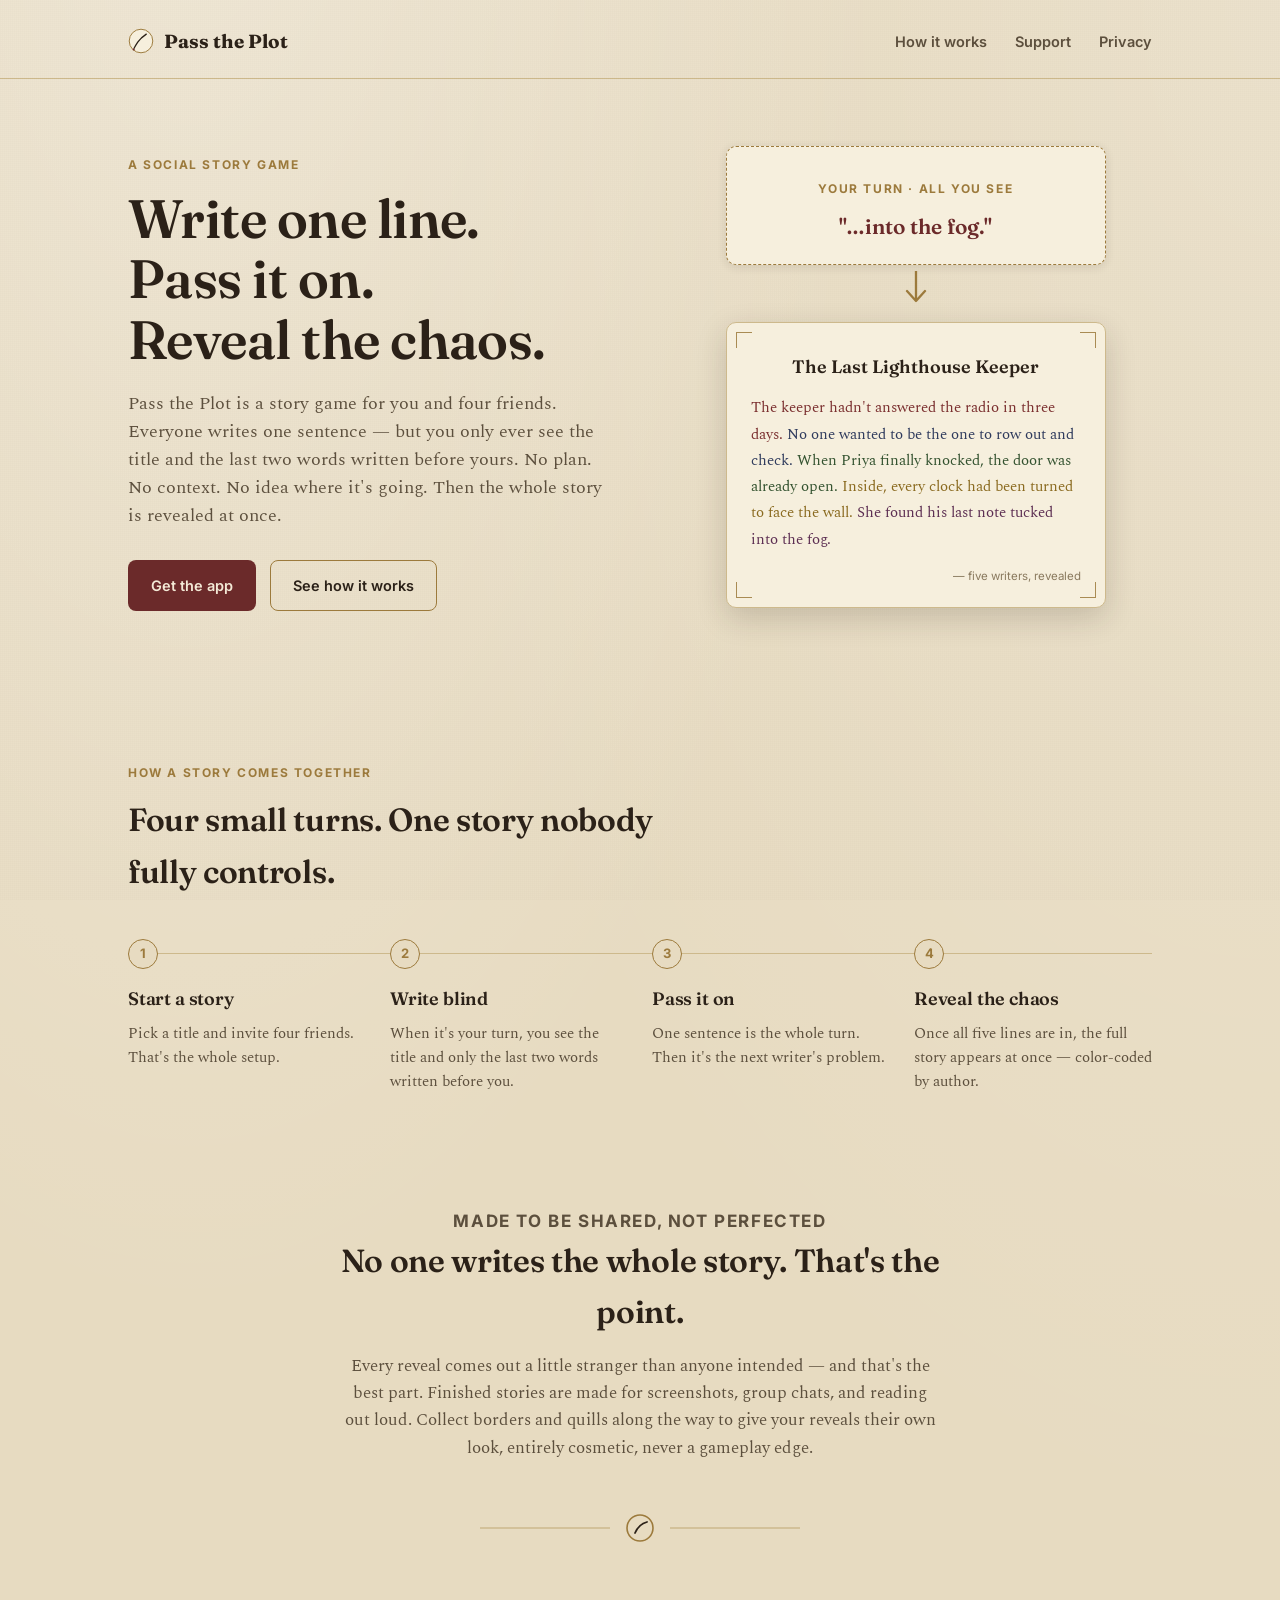
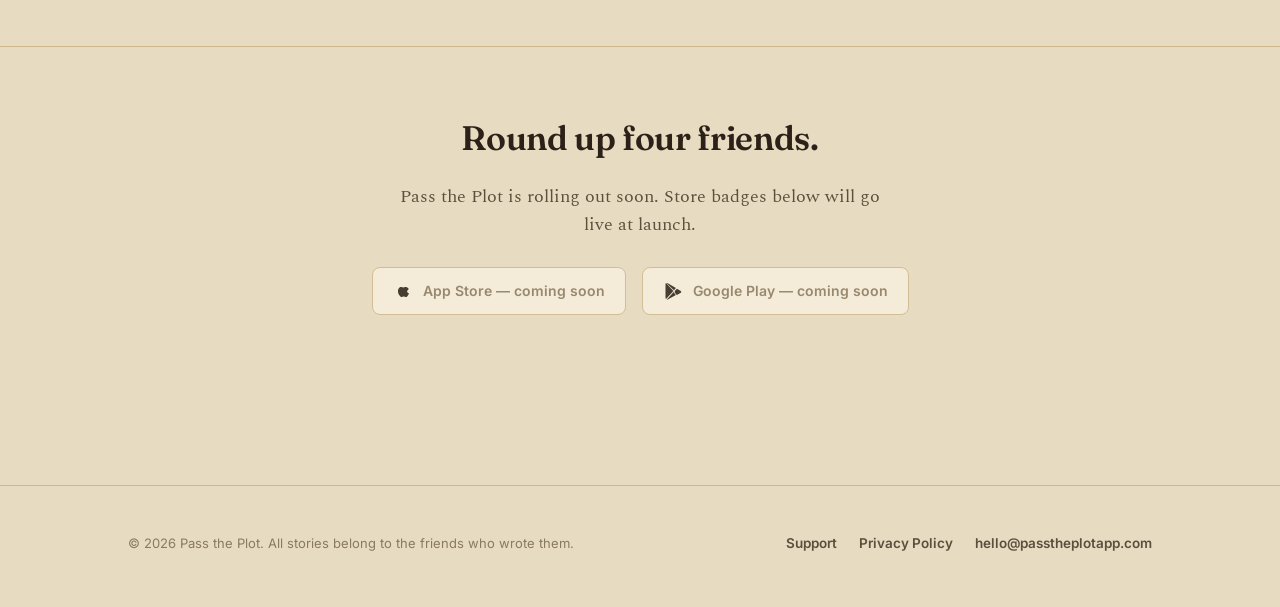
<file: index.html>
<!DOCTYPE html>
<html lang="en">
<head>
<meta charset="UTF-8">
<meta name="viewport" content="width=device-width, initial-scale=1.0">
<title>Pass the Plot — Write one line. Pass it on. Reveal the chaos.</title>
<meta name="description" content="Pass the Plot is a social story game for friends. Everyone writes one sentence — but you only ever see the title and the last two words before yours. Then the whole story is revealed at once.">
<link rel="icon" type="image/svg+xml" href="favicon.svg">
<link rel="apple-touch-icon" href="favicon.svg">
<link rel="stylesheet" href="styles.css">
</head>
<body>

<header class="site-header">
  <div class="wrap">
    <a class="brand" href="index.html">
      <svg width="26" height="26" viewBox="0 0 64 64" aria-hidden="true">
        <circle cx="32" cy="32" r="29" fill="#F6EFDD" stroke="#9C7A3C" stroke-width="2.4"/>
        <path d="M45 15 C 39 19, 30 26, 24 35 C 20 41, 17 46, 15 50" fill="none" stroke="#2B2118" stroke-width="3.2" stroke-linecap="round"/>
        <circle cx="14" cy="53" r="2.6" fill="#6B2A2A"/>
      </svg>
      Pass the Plot
    </a>
    <nav class="top-nav" aria-label="Primary">
      <a href="index.html#how-it-works">How it works</a>
      <a href="support.html">Support</a>
      <a href="privacy.html">Privacy</a>
    </nav>
  </div>
</header>

<main>

  <!-- ===================== HERO ===================== -->
  <section class="hero">
    <div class="wrap hero-grid">
      <div class="hero-copy">
        <p class="label">A social story game</p>
        <h1>Write one line.<br>Pass it on.<br>Reveal the chaos.</h1>
        <p class="hero-sub">Pass the Plot is a story game for you and four friends. Everyone writes one sentence — but you only ever see the title and the last two words written before yours. No plan. No context. No idea where it's going. Then the whole story is revealed at once.</p>
        <div class="hero-actions">
          <a class="btn btn-primary" href="#download">Get the app</a>
          <a class="btn btn-ghost" href="#how-it-works">See how it works</a>
        </div>
      </div>

      <div class="hero-demo" aria-hidden="false" role="img" aria-label="Demonstration of the story reveal: a writer sees only two words of context, then the full collaborative story is revealed with each line shown in a different color.">
        <div class="demo-card demo-context">
          <p class="label">Your turn · all you see</p>
          <p class="demo-words">"&hellip;into the fog."</p>
        </div>
        <div class="demo-arrow">
          <svg width="22" height="36" viewBox="0 0 22 36" aria-hidden="true"><path d="M11 0 V28 M2 20 L11 30 L20 20" fill="none" stroke="#9C7A3C" stroke-width="2.3" stroke-linecap="round" stroke-linejoin="round"/></svg>
        </div>
        <div class="demo-card demo-reveal">
          <div class="demo-corners">
            <span></span><span></span><span></span><span></span>
          </div>
          <p class="demo-title">The Last Lighthouse Keeper</p>
          <p class="demo-paragraph">
            <span class="seg" style="color:var(--a1)">The keeper hadn't answered the radio in three days.</span>
            <span class="seg" style="color:var(--a2)">No one wanted to be the one to row out and check.</span>
            <span class="seg" style="color:var(--a3)">When Priya finally knocked, the door was already open.</span>
            <span class="seg" style="color:var(--a4)">Inside, every clock had been turned to face the wall.</span>
            <span class="seg" style="color:var(--a5)">She found his last note tucked into the fog.</span>
          </p>
          <p class="demo-stamp">— five writers, revealed</p>
        </div>
      </div>
    </div>
  </section>

  <!-- ===================== HOW IT WORKS ===================== -->
  <section id="how-it-works" class="steps">
    <div class="wrap">
      <p class="label">How a story comes together</p>
      <h2>Four small turns. One story nobody fully controls.</h2>
      <div class="steps-row">
        <div class="step">
          <span class="step-num">1</span>
          <h3>Start a story</h3>
          <p>Pick a title and invite four friends. That's the whole setup.</p>
        </div>
        <div class="step">
          <span class="step-num">2</span>
          <h3>Write blind</h3>
          <p>When it's your turn, you see the title and only the last two words written before you.</p>
        </div>
        <div class="step">
          <span class="step-num">3</span>
          <h3>Pass it on</h3>
          <p>One sentence is the whole turn. Then it's the next writer's problem.</p>
        </div>
        <div class="step">
          <span class="step-num">4</span>
          <h3>Reveal the chaos</h3>
          <p>Once all five lines are in, the full story appears at once — color-coded by author.</p>
        </div>
      </div>
    </div>
  </section>

  <!-- ===================== IDENTITY / FLAVOR ===================== -->
  <section class="flavor">
    <div class="wrap flavor-grid">
      <div class="flavor-copy">
        <p class="label">Made to be shared, not perfected</p>
        <h2>No one writes the whole story. That's the point.</h2>
        <p>Every reveal comes out a little stranger than anyone intended — and that's the best part. Finished stories are made for screenshots, group chats, and reading out loud. Collect borders and quills along the way to give your reveals their own look, entirely cosmetic, never a gameplay edge.</p>
      </div>
      <div class="flourish" aria-hidden="true">
        <svg width="100%" height="64" viewBox="0 0 320 64">
          <line x1="0" y1="32" x2="130" y2="32" stroke="#cdb98c" stroke-width="1.4"/>
          <line x1="190" y1="32" x2="320" y2="32" stroke="#cdb98c" stroke-width="1.4"/>
          <circle cx="160" cy="32" r="13" fill="none" stroke="#9C7A3C" stroke-width="1.6"/>
          <path d="M155 37 C158 30, 163 27, 167 26" fill="none" stroke="#2B2118" stroke-width="1.8" stroke-linecap="round"/>
        </svg>
      </div>
    </div>
  </section>

  <!-- ===================== DOWNLOAD ===================== -->
  <section id="download" class="download">
    <div class="wrap download-inner">
      <h2>Round up four friends.</h2>
      <p class="hero-sub" style="max-width:480px;margin:0 auto 28px;">Pass the Plot is rolling out soon. Store badges below will go live at launch.</p>
      <div class="store-badges">
        <span class="store-badge" aria-disabled="true">
          <svg width="20" height="20" viewBox="0 0 24 24" aria-hidden="true"><path fill="#2B2118" d="M16.7 13.6c0-2.7 2.2-4 2.3-4.1-1.3-1.9-3.3-2.1-4-2.2-1.1-.1-2.1.6-2.7.6s-1.5-.6-2.5-.6c-1.3 0-2.5.7-3.2 1.9-1.4 2.4-.4 6 1 8 .7 1 1.5 2.1 2.6 2.1 1 0 1.4-.7 2.6-.7s1.6.7 2.6.7c1.1 0 1.8-1 2.5-2 .6-.9.9-1.4 1.3-2.4-1.7-.7-2.5-2.1-2.5-3.3z"/></svg>
          App Store — coming soon
        </span>
        <span class="store-badge" aria-disabled="true">
          <svg width="20" height="20" viewBox="0 0 24 24" aria-hidden="true"><path fill="#2B2118" d="M3.6 2.5c-.4.4-.6 1-.6 1.6v15.8c0 .6.2 1.2.6 1.6l8.9-9.5-8.9-9.5zm10.5 9.5 2.6-2.6 4.6 2.6c.8.5.8 1.7 0 2.1l-4.6 2.6-2.6-2.6zm-1 1L4.4 22.6c.4.1.9 0 1.3-.3l9.8-5.6-2.4-2.6zm0-2 2.4-2.6-9.8-5.6c-.4-.2-.9-.3-1.3-.2L13.1 11z"/></svg>
          Google Play — coming soon
        </span>
      </div>
    </div>
  </section>

</main>

<footer class="site-footer">
  <div class="wrap">
    <p class="footer-note">© 2026 Pass the Plot. All stories belong to the friends who wrote them.</p>
    <div class="footer-links">
      <a href="support.html">Support</a>
      <a href="privacy.html">Privacy Policy</a>
      <a href="mailto:hello@passtheplotapp.com">hello@passtheplotapp.com</a>
    </div>
  </div>
</footer>

</body>
</html>
</file>
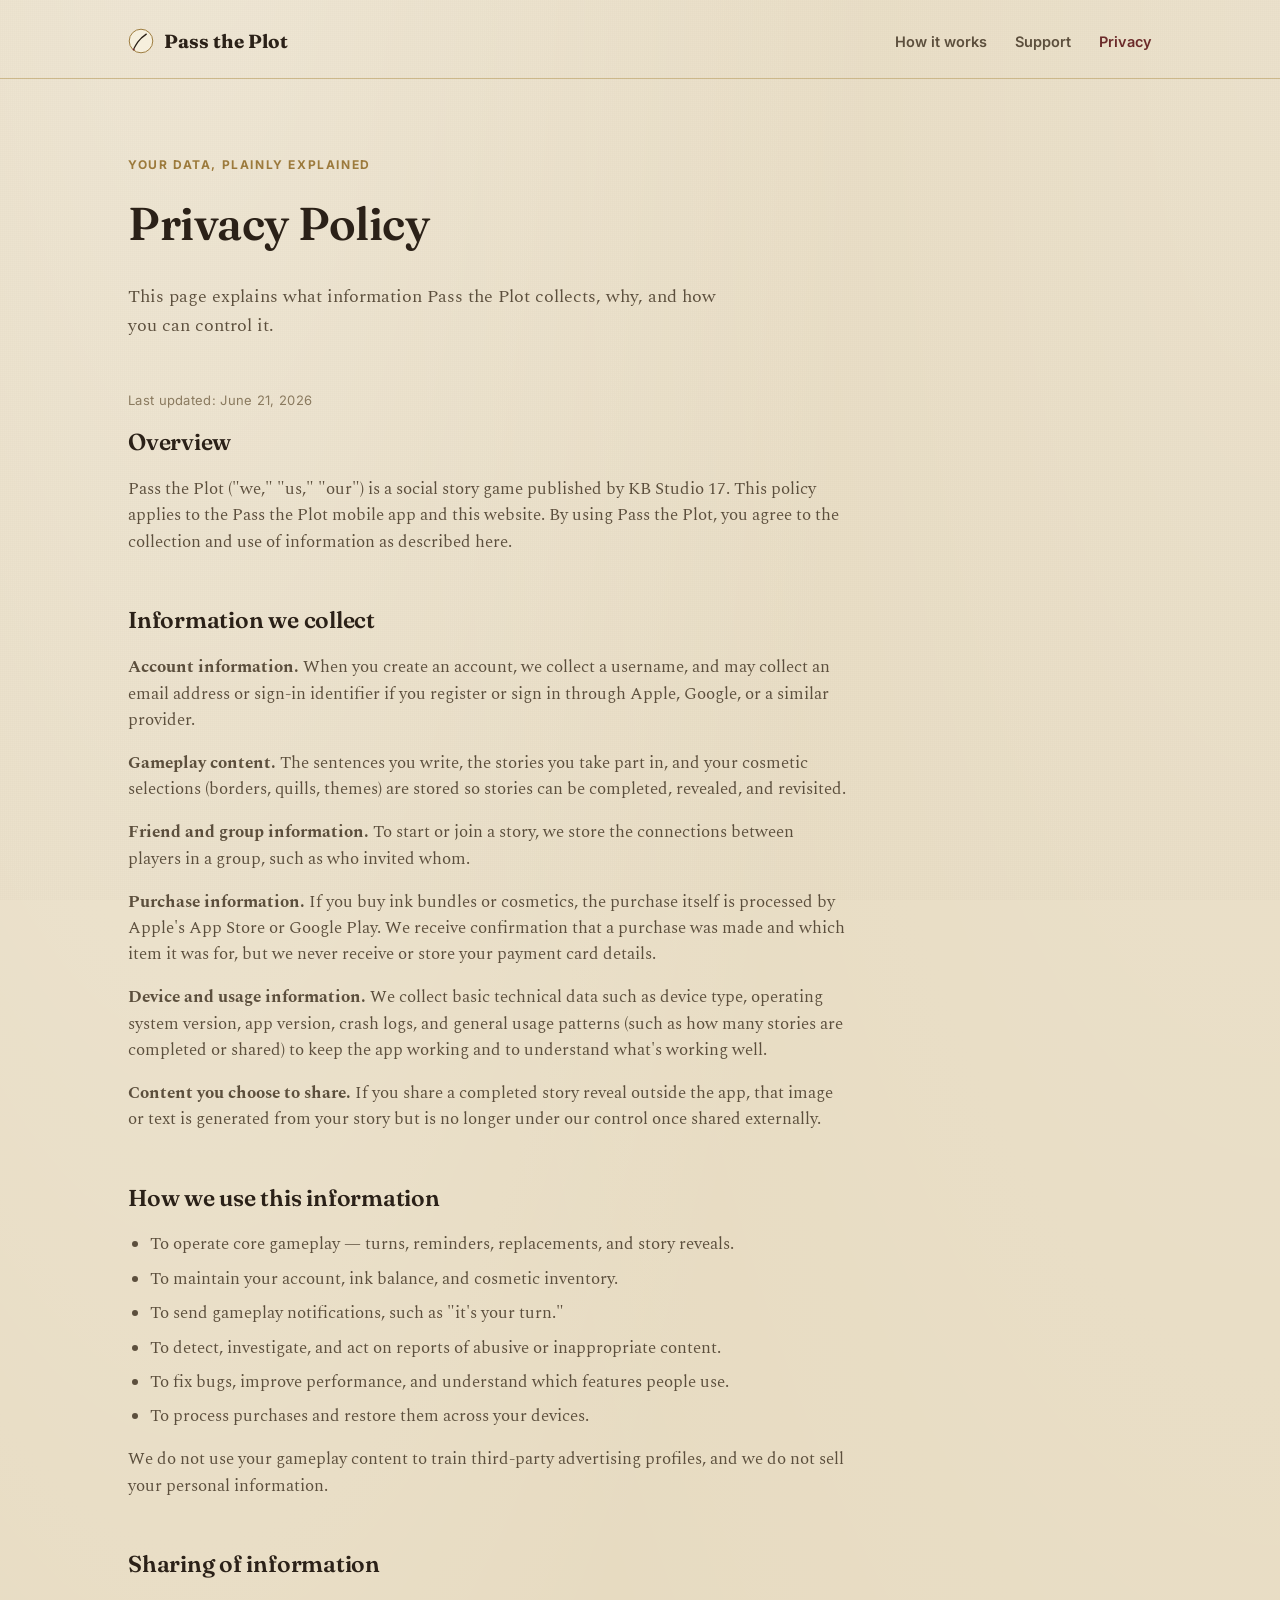
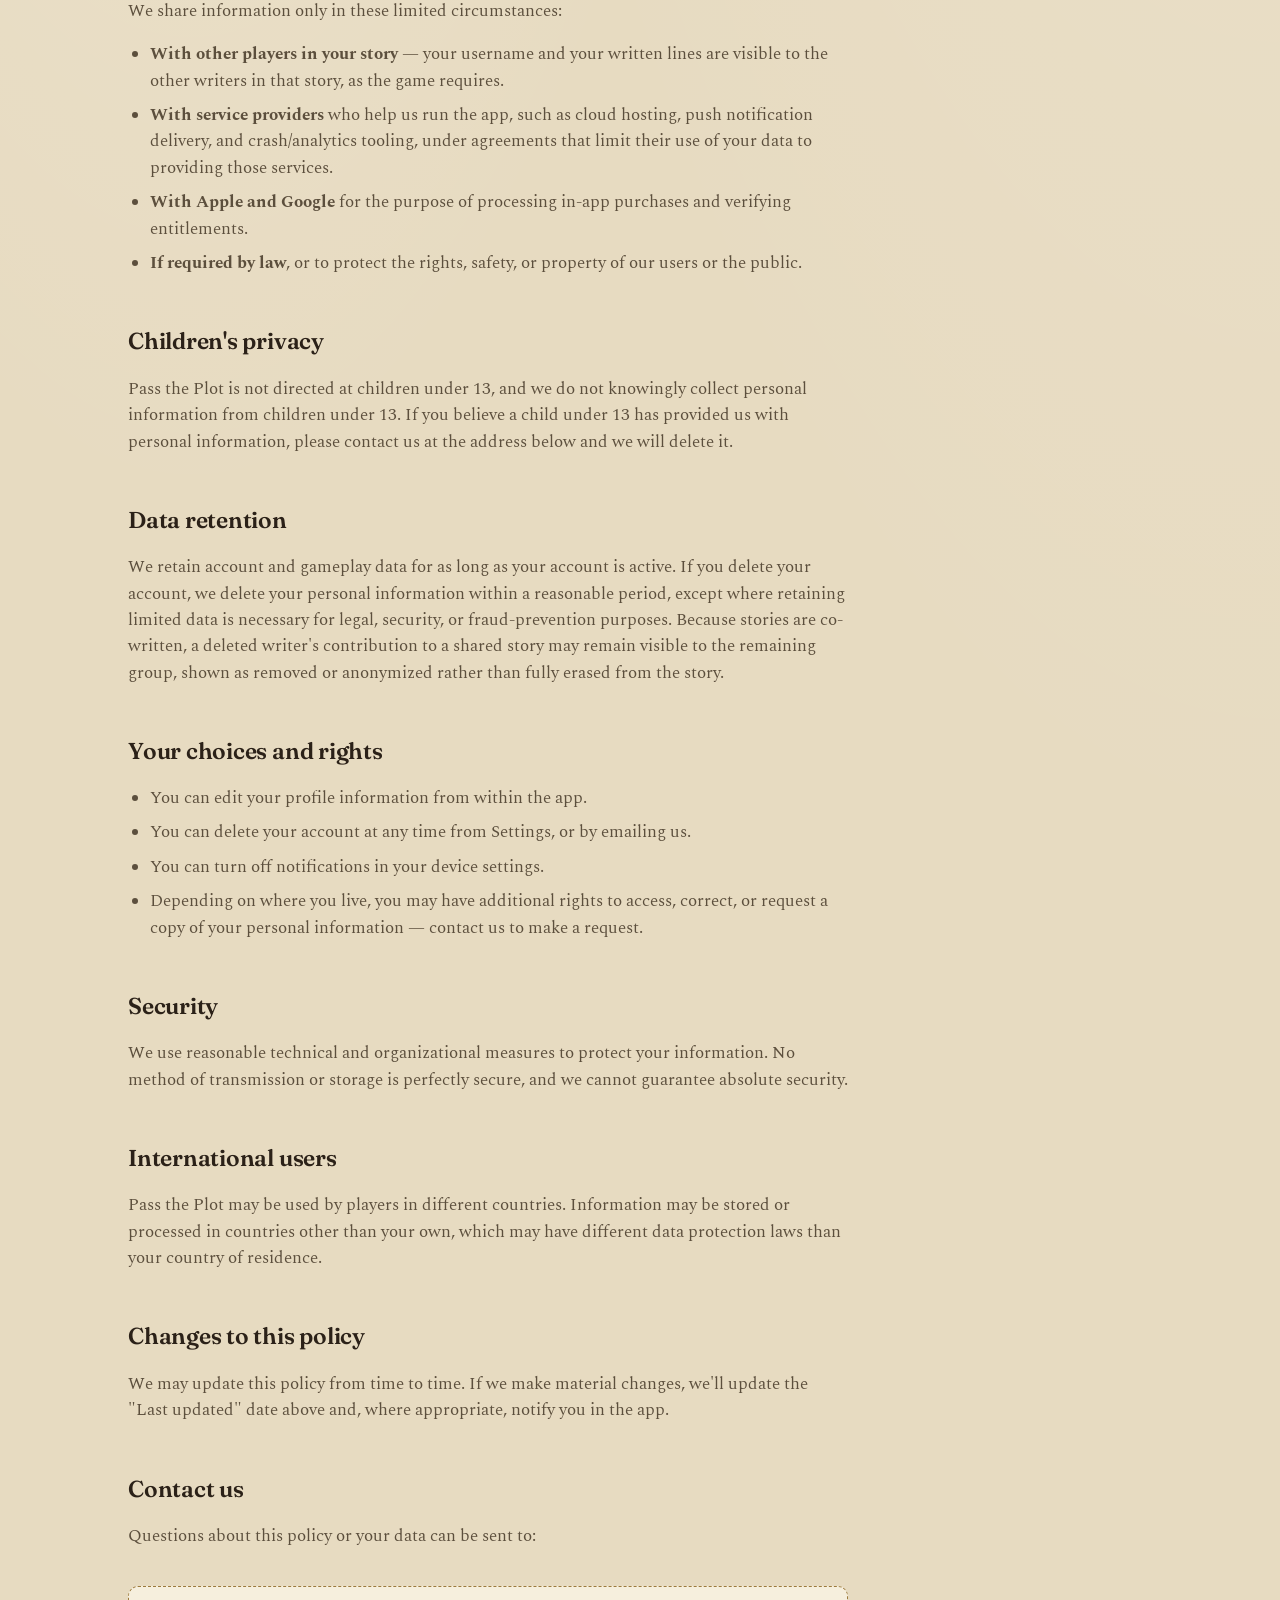
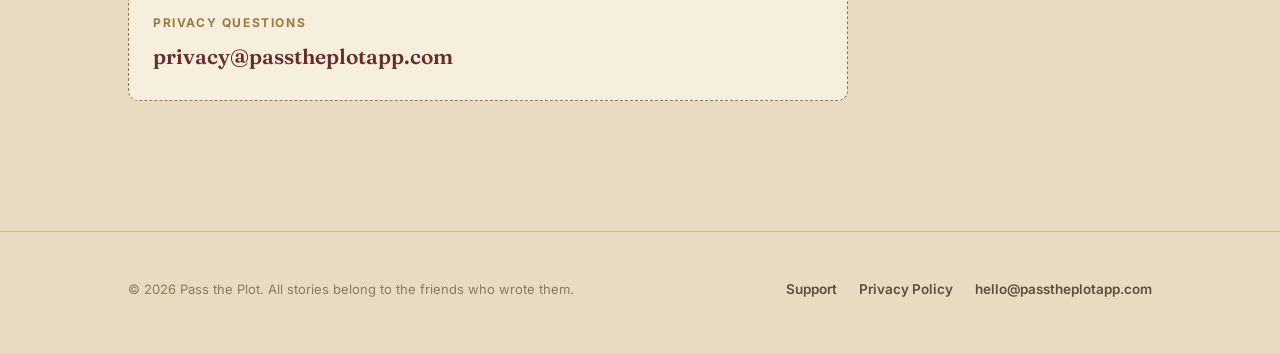
<file: privacy.html>
<!DOCTYPE html>
<html lang="en">
<head>
<meta charset="UTF-8">
<meta name="viewport" content="width=device-width, initial-scale=1.0">
<title>Privacy Policy — Pass the Plot</title>
<meta name="description" content="Pass the Plot privacy policy: what we collect, why, and how to control your data.">
<link rel="icon" type="image/svg+xml" href="favicon.svg">
<link rel="stylesheet" href="styles.css">
</head>
<body>

<header class="site-header">
  <div class="wrap">
    <a class="brand" href="index.html">
      <svg width="26" height="26" viewBox="0 0 64 64" aria-hidden="true">
        <circle cx="32" cy="32" r="29" fill="#F6EFDD" stroke="#9C7A3C" stroke-width="2.4"/>
        <path d="M45 15 C 39 19, 30 26, 24 35 C 20 41, 17 46, 15 50" fill="none" stroke="#2B2118" stroke-width="3.2" stroke-linecap="round"/>
        <circle cx="14" cy="53" r="2.6" fill="#6B2A2A"/>
      </svg>
      Pass the Plot
    </a>
    <nav class="top-nav" aria-label="Primary">
      <a href="index.html#how-it-works">How it works</a>
      <a href="support.html">Support</a>
      <a href="privacy.html" class="current">Privacy</a>
    </nav>
  </div>
</header>

<main>
  <div class="wrap">
    <section class="page-hero">
      <p class="label">Your data, plainly explained</p>
      <h1>Privacy Policy</h1>
      <p class="lede">This page explains what information Pass the Plot collects, why, and how you can control it.</p>
    </section>

    <div class="content-block">
      <p class="updated">Last updated: June 21, 2026</p>

      <h2>Overview</h2>
      <p>Pass the Plot ("we," "us," "our") is a social story game published by KB Studio 17. This policy applies to the Pass the Plot mobile app and this website. By using Pass the Plot, you agree to the collection and use of information as described here.</p>

      <h2>Information we collect</h2>
      <p><strong>Account information.</strong> When you create an account, we collect a username, and may collect an email address or sign-in identifier if you register or sign in through Apple, Google, or a similar provider.</p>
      <p><strong>Gameplay content.</strong> The sentences you write, the stories you take part in, and your cosmetic selections (borders, quills, themes) are stored so stories can be completed, revealed, and revisited.</p>
      <p><strong>Friend and group information.</strong> To start or join a story, we store the connections between players in a group, such as who invited whom.</p>
      <p><strong>Purchase information.</strong> If you buy ink bundles or cosmetics, the purchase itself is processed by Apple's App Store or Google Play. We receive confirmation that a purchase was made and which item it was for, but we never receive or store your payment card details.</p>
      <p><strong>Device and usage information.</strong> We collect basic technical data such as device type, operating system version, app version, crash logs, and general usage patterns (such as how many stories are completed or shared) to keep the app working and to understand what's working well.</p>
      <p><strong>Content you choose to share.</strong> If you share a completed story reveal outside the app, that image or text is generated from your story but is no longer under our control once shared externally.</p>

      <h2>How we use this information</h2>
      <ul>
        <li>To operate core gameplay — turns, reminders, replacements, and story reveals.</li>
        <li>To maintain your account, ink balance, and cosmetic inventory.</li>
        <li>To send gameplay notifications, such as "it's your turn."</li>
        <li>To detect, investigate, and act on reports of abusive or inappropriate content.</li>
        <li>To fix bugs, improve performance, and understand which features people use.</li>
        <li>To process purchases and restore them across your devices.</li>
      </ul>
      <p>We do not use your gameplay content to train third-party advertising profiles, and we do not sell your personal information.</p>

      <h2>Sharing of information</h2>
      <p>We share information only in these limited circumstances:</p>
      <ul>
        <li><strong>With other players in your story</strong> — your username and your written lines are visible to the other writers in that story, as the game requires.</li>
        <li><strong>With service providers</strong> who help us run the app, such as cloud hosting, push notification delivery, and crash/analytics tooling, under agreements that limit their use of your data to providing those services.</li>
        <li><strong>With Apple and Google</strong> for the purpose of processing in-app purchases and verifying entitlements.</li>
        <li><strong>If required by law</strong>, or to protect the rights, safety, or property of our users or the public.</li>
      </ul>

      <h2>Children's privacy</h2>
      <p>Pass the Plot is not directed at children under 13, and we do not knowingly collect personal information from children under 13. If you believe a child under 13 has provided us with personal information, please contact us at the address below and we will delete it.</p>

      <h2>Data retention</h2>
      <p>We retain account and gameplay data for as long as your account is active. If you delete your account, we delete your personal information within a reasonable period, except where retaining limited data is necessary for legal, security, or fraud-prevention purposes. Because stories are co-written, a deleted writer's contribution to a shared story may remain visible to the remaining group, shown as removed or anonymized rather than fully erased from the story.</p>

      <h2>Your choices and rights</h2>
      <ul>
        <li>You can edit your profile information from within the app.</li>
        <li>You can delete your account at any time from Settings, or by emailing us.</li>
        <li>You can turn off notifications in your device settings.</li>
        <li>Depending on where you live, you may have additional rights to access, correct, or request a copy of your personal information — contact us to make a request.</li>
      </ul>

      <h2>Security</h2>
      <p>We use reasonable technical and organizational measures to protect your information. No method of transmission or storage is perfectly secure, and we cannot guarantee absolute security.</p>

      <h2>International users</h2>
      <p>Pass the Plot may be used by players in different countries. Information may be stored or processed in countries other than your own, which may have different data protection laws than your country of residence.</p>

      <h2>Changes to this policy</h2>
      <p>We may update this policy from time to time. If we make material changes, we'll update the "Last updated" date above and, where appropriate, notify you in the app.</p>

      <h2>Contact us</h2>
      <p>Questions about this policy or your data can be sent to:</p>

      <div class="contact-card">
        <span class="label">Privacy questions</span>
        <a class="email" href="mailto:privacy@passtheplotapp.com">privacy@passtheplotapp.com</a>
      </div>
    </div>
  </div>
</main>

<footer class="site-footer">
  <div class="wrap">
    <p class="footer-note">© 2026 Pass the Plot. All stories belong to the friends who wrote them.</p>
    <div class="footer-links">
      <a href="support.html">Support</a>
      <a href="privacy.html">Privacy Policy</a>
      <a href="mailto:hello@passtheplotapp.com">hello@passtheplotapp.com</a>
    </div>
  </div>
</footer>

</body>
</html>
</file>
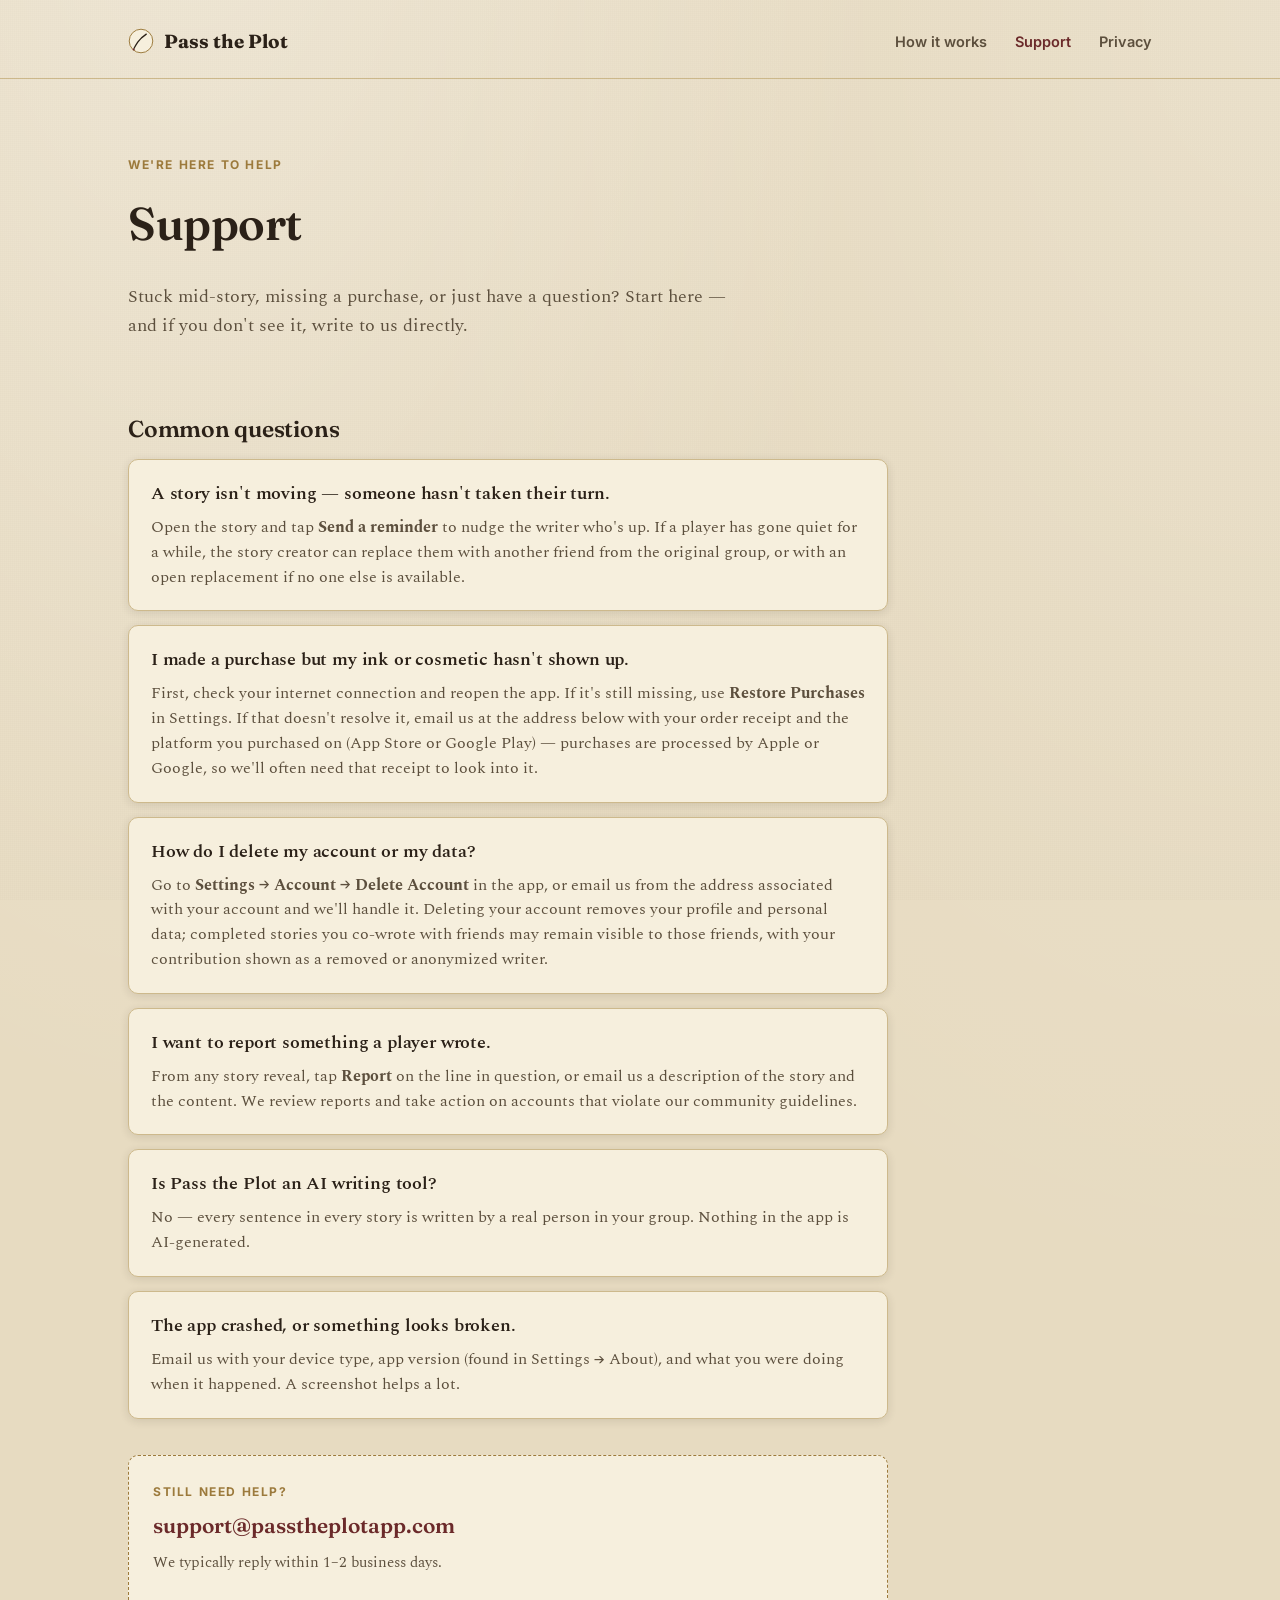
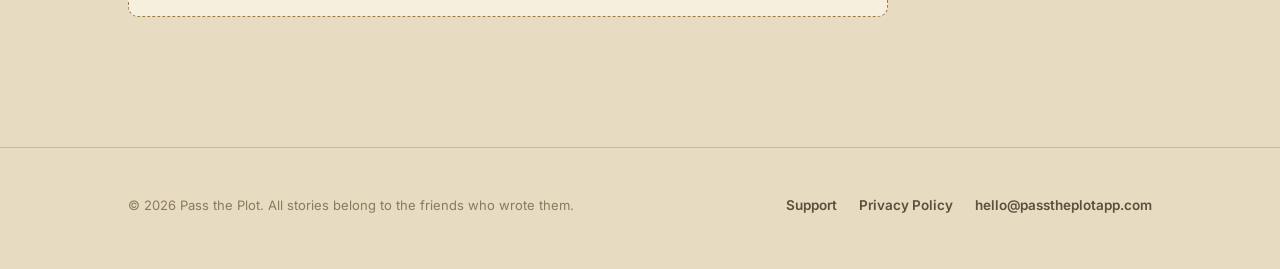
<file: support.html>
<!DOCTYPE html>
<html lang="en">
<head>
<meta charset="UTF-8">
<meta name="viewport" content="width=device-width, initial-scale=1.0">
<title>Support — Pass the Plot</title>
<meta name="description" content="Get help with Pass the Plot: stuck turns, account issues, restoring purchases, reporting content, and how to reach us.">
<link rel="icon" type="image/svg+xml" href="favicon.svg">
<link rel="stylesheet" href="styles.css">
</head>
<body>

<header class="site-header">
  <div class="wrap">
    <a class="brand" href="index.html">
      <svg width="26" height="26" viewBox="0 0 64 64" aria-hidden="true">
        <circle cx="32" cy="32" r="29" fill="#F6EFDD" stroke="#9C7A3C" stroke-width="2.4"/>
        <path d="M45 15 C 39 19, 30 26, 24 35 C 20 41, 17 46, 15 50" fill="none" stroke="#2B2118" stroke-width="3.2" stroke-linecap="round"/>
        <circle cx="14" cy="53" r="2.6" fill="#6B2A2A"/>
      </svg>
      Pass the Plot
    </a>
    <nav class="top-nav" aria-label="Primary">
      <a href="index.html#how-it-works">How it works</a>
      <a href="support.html" class="current">Support</a>
      <a href="privacy.html">Privacy</a>
    </nav>
  </div>
</header>

<main>
  <div class="wrap">
    <section class="page-hero">
      <p class="label">We're here to help</p>
      <h1>Support</h1>
      <p class="lede">Stuck mid-story, missing a purchase, or just have a question? Start here — and if you don't see it, write to us directly.</p>
    </section>

    <div class="content-block" style="max-width:760px;">
      <h2 style="margin-top:34px;">Common questions</h2>

      <div class="qa-card">
        <h3>A story isn't moving — someone hasn't taken their turn.</h3>
        <p>Open the story and tap <strong>Send a reminder</strong> to nudge the writer who's up. If a player has gone quiet for a while, the story creator can replace them with another friend from the original group, or with an open replacement if no one else is available.</p>
      </div>

      <div class="qa-card">
        <h3>I made a purchase but my ink or cosmetic hasn't shown up.</h3>
        <p>First, check your internet connection and reopen the app. If it's still missing, use <strong>Restore Purchases</strong> in Settings. If that doesn't resolve it, email us at the address below with your order receipt and the platform you purchased on (App Store or Google Play) — purchases are processed by Apple or Google, so we'll often need that receipt to look into it.</p>
      </div>

      <div class="qa-card">
        <h3>How do I delete my account or my data?</h3>
        <p>Go to <strong>Settings → Account → Delete Account</strong> in the app, or email us from the address associated with your account and we'll handle it. Deleting your account removes your profile and personal data; completed stories you co-wrote with friends may remain visible to those friends, with your contribution shown as a removed or anonymized writer.</p>
      </div>

      <div class="qa-card">
        <h3>I want to report something a player wrote.</h3>
        <p>From any story reveal, tap <strong>Report</strong> on the line in question, or email us a description of the story and the content. We review reports and take action on accounts that violate our community guidelines.</p>
      </div>

      <div class="qa-card">
        <h3>Is Pass the Plot an AI writing tool?</h3>
        <p>No — every sentence in every story is written by a real person in your group. Nothing in the app is AI-generated.</p>
      </div>

      <div class="qa-card">
        <h3>The app crashed, or something looks broken.</h3>
        <p>Email us with your device type, app version (found in Settings → About), and what you were doing when it happened. A screenshot helps a lot.</p>
      </div>

      <div class="contact-card">
        <span class="label">Still need help?</span>
        <a class="email" href="mailto:support@passtheplotapp.com">support@passtheplotapp.com</a>
        <p style="margin-top:10px; font-size:14.5px; color:var(--ink-soft);">We typically reply within 1–2 business days.</p>
      </div>
    </div>
  </div>
</main>

<footer class="site-footer">
  <div class="wrap">
    <p class="footer-note">© 2026 Pass the Plot. All stories belong to the friends who wrote them.</p>
    <div class="footer-links">
      <a href="support.html">Support</a>
      <a href="privacy.html">Privacy Policy</a>
      <a href="mailto:hello@passtheplotapp.com">hello@passtheplotapp.com</a>
    </div>
  </div>
</footer>

</body>
</html>
</file>
<file: styles.css>
@import url('https://fonts.googleapis.com/css2?family=Fraunces:opsz,wght@9..144,300..900&family=Spectral:ital,wght@0,300;0,400;0,500;0,600;1,400&family=Inter:wght@400;500;600;700&display=swap');

:root{
  --parchment-bg:#E7DBC1;
  --parchment-card:#F6EFDD;
  --parchment-deep:#DCCBA4;
  --ink:#2B2118;
  --ink-soft:#5C4F3D;
  --ink-faint:#8a7a5f;
  --brass:#9C7A3C;
  --brass-bright:#B8924B;
  --oxblood:#6B2A2A;
  --oxblood-bright:#82332f;
  --sage:#51604A;
  --line:#cdb98c;
  --a1:#7A2E2E; --a2:#2E3A5C; --a3:#33522F; --a4:#8a6a1f; --a5:#5C2E52;
  --shadow: 0 2px 10px rgba(43,33,24,0.12);
  --shadow-lift: 0 10px 30px rgba(43,33,24,0.18);
  --max: 1080px;
}

*{box-sizing:border-box;}
html{scroll-behavior:smooth;}
body{
  margin:0;
  font-family:'Spectral', Georgia, serif;
  color:var(--ink);
  background:
    radial-gradient(ellipse at 15% -10%, rgba(255,255,255,0.35), transparent 45%),
    radial-gradient(ellipse at 100% 0%, rgba(255,255,255,0.18), transparent 50%),
    var(--parchment-bg);
  -webkit-font-smoothing:antialiased;
  line-height:1.6;
}

/* faint paper grain, fixed so it doesn't repeat oddly on scroll */
body::before{
  content:"";
  position:fixed; inset:0;
  background-image:
    repeating-linear-gradient(0deg, rgba(43,33,24,0.014) 0px, transparent 1px, transparent 2px),
    repeating-linear-gradient(90deg, rgba(43,33,24,0.011) 0px, transparent 1px, transparent 2px);
  pointer-events:none;
  z-index:0;
}

h1,h2,h3,h4{
  font-family:'Fraunces', Georgia, serif;
  color:var(--ink);
  margin:0 0 0.5em;
  font-weight:600;
  letter-spacing:-0.01em;
}

a{ color:var(--oxblood); text-decoration:none; }
a:hover{ color:var(--oxblood-bright); }
a:focus-visible, button:focus-visible{
  outline:2px solid var(--brass-bright);
  outline-offset:3px;
  border-radius:3px;
}

.label{
  font-family:'Inter', sans-serif;
  font-size:12px;
  font-weight:700;
  letter-spacing:1.6px;
  text-transform:uppercase;
  color:var(--brass);
}

.wrap{
  max-width:var(--max);
  margin:0 auto;
  padding:0 28px;
  position:relative;
  z-index:1;
}

/* ===== Header ===== */
.site-header{
  padding:26px 0 22px;
  border-bottom:1px solid var(--line);
}
.site-header .wrap{
  display:flex;
  align-items:center;
  justify-content:space-between;
  gap:18px;
}
.brand{
  display:flex;
  align-items:center;
  gap:10px;
  font-family:'Fraunces', Georgia, serif;
  font-size:19px;
  font-weight:700;
  color:var(--ink);
}
.brand:hover{ color:var(--ink); }
.brand svg{ flex:none; }
.brand .tag-dot{
  width:5px;height:5px;border-radius:50%;
  background:var(--oxblood);
  display:inline-block;
}

nav.top-nav{
  display:flex;
  gap:28px;
  font-family:'Inter', sans-serif;
  font-size:14.5px;
  font-weight:600;
}
nav.top-nav a{ color:var(--ink-soft); }
nav.top-nav a:hover{ color:var(--oxblood); }
nav.top-nav a.current{ color:var(--oxblood); }

/* ===== Footer ===== */
.site-footer{
  border-top:1px solid var(--line);
  margin-top:90px;
  padding:34px 0 40px;
}
.site-footer .wrap{
  display:flex;
  flex-wrap:wrap;
  gap:14px 28px;
  align-items:center;
  justify-content:space-between;
}
.footer-links{
  display:flex;
  gap:22px;
  font-family:'Inter', sans-serif;
  font-size:13.5px;
  font-weight:600;
}
.footer-links a{ color:var(--ink-soft); }
.footer-links a:hover{ color:var(--oxblood); }
.footer-note{
  font-family:'Inter', sans-serif;
  font-size:13px;
  color:var(--ink-faint);
}

/* ===== Buttons ===== */
.btn{
  display:inline-flex;
  align-items:center;
  gap:8px;
  font-family:'Inter', sans-serif;
  font-size:14.5px;
  font-weight:600;
  padding:13px 22px;
  border-radius:8px;
  border:1px solid transparent;
  cursor:pointer;
  transition:transform .15s ease, box-shadow .15s ease;
}
.btn-primary{
  background:var(--oxblood);
  color:#F3E9D6;
}
.btn-primary:hover{ background:var(--oxblood-bright); transform:translateY(-1px); color:#F3E9D6; }
.btn-ghost{
  background:transparent;
  border-color:var(--brass);
  color:var(--ink);
}
.btn-ghost:hover{ background:var(--parchment-card); transform:translateY(-1px); color:var(--ink); }

/* ===== Simple page content (support/privacy) ===== */
.page-hero{
  padding:64px 0 18px;
}
.page-hero h1{
  font-size:clamp(32px, 4.4vw, 46px);
  max-width:720px;
}
.page-hero p.lede{
  font-size:18px;
  color:var(--ink-soft);
  max-width:620px;
  margin-top:14px;
}
.divider{
  width:52px; height:2px;
  background:var(--brass);
  opacity:0.7;
  margin:30px 0 40px;
}
.content-block{
  max-width:720px;
  padding-bottom:30px;
}
.content-block h2{
  font-size:23px;
  margin-top:46px;
}
.content-block h2:first-of-type{ margin-top:10px; }
.content-block p, .content-block li{
  font-size:16.5px;
  color:var(--ink-soft);
}
.content-block ul{ padding-left:22px; }
.content-block li{ margin-bottom:8px; }
.content-block .updated{
  font-family:'Inter', sans-serif;
  font-size:13px;
  color:var(--ink-faint);
  letter-spacing:0.3px;
}

.qa-card{
  background:var(--parchment-card);
  border:1px solid var(--line);
  border-radius:10px;
  padding:20px 22px;
  margin-bottom:14px;
  box-shadow:var(--shadow);
}
.qa-card h3{
  font-family:'Spectral', serif;
  font-size:17.5px;
  font-weight:600;
  margin:0 0 8px;
  color:var(--ink);
}
.qa-card p{ margin:0; font-size:15.5px; color:var(--ink-soft); }

.contact-card{
  background:var(--parchment-card);
  border:1px dashed var(--brass);
  border-radius:10px;
  padding:26px 24px;
  margin:36px 0 10px;
  text-align:left;
}
.contact-card .label{ display:block; margin-bottom:8px; }
.contact-card a.email{
  font-family:'Fraunces', serif;
  font-size:21px;
  font-weight:600;
  color:var(--oxblood);
}

/* ===== Hero ===== */
.hero{ padding:64px 0 70px; }
.hero-grid{
  display:grid;
  grid-template-columns:1.05fr 1fr;
  gap:56px;
  align-items:center;
}
.hero-copy h1{
  font-size:clamp(36px, 5vw, 54px);
  line-height:1.12;
  margin:14px 0 20px;
}
.hero-sub{
  font-size:17.5px;
  color:var(--ink-soft);
  max-width:480px;
  margin:0 0 30px;
}
.hero-actions{ display:flex; gap:14px; flex-wrap:wrap; }

.hero-demo{ position:relative; display:flex; flex-direction:column; align-items:center; }
.demo-card{
  width:100%;
  max-width:380px;
  background:var(--parchment-card);
  border:1px solid var(--line);
  border-radius:10px;
  box-shadow:var(--shadow);
  padding:20px 22px;
  text-align:center;
  opacity:0;
  animation:demo-in .6s ease forwards;
}
.demo-context{
  border-style:dashed;
  border-color:var(--brass);
  animation-delay:.1s;
}
.demo-context .demo-words{
  font-family:'Fraunces', serif;
  font-weight:600;
  font-size:21px;
  color:var(--oxblood);
  margin:6px 0 0;
}
.demo-arrow{ margin:6px 0; opacity:0; animation:demo-in .5s ease forwards; animation-delay:.55s; }
.demo-reveal{
  position:relative;
  padding:30px 24px 22px;
  box-shadow:var(--shadow-lift);
  animation-delay:.95s;
  text-align:left;
}
.demo-corners span{ position:absolute; width:16px; height:16px; border:1.6px solid var(--brass); opacity:.85; }
.demo-corners span:nth-child(1){ top:9px; left:9px; border-right:none; border-bottom:none; }
.demo-corners span:nth-child(2){ top:9px; right:9px; border-left:none; border-bottom:none; }
.demo-corners span:nth-child(3){ bottom:9px; left:9px; border-right:none; border-top:none; }
.demo-corners span:nth-child(4){ bottom:9px; right:9px; border-left:none; border-top:none; }
.demo-title{
  font-family:'Fraunces', serif;
  font-weight:600;
  font-size:18px;
  text-align:center;
  margin:0 0 14px;
}
.demo-paragraph{ font-family:'Spectral', serif; font-size:15px; line-height:1.75; margin:0; }
.demo-paragraph .seg{ opacity:0; animation:seg-in .5s ease forwards; }
.demo-paragraph .seg:nth-of-type(1){ animation-delay:1.15s; }
.demo-paragraph .seg:nth-of-type(2){ animation-delay:1.35s; }
.demo-paragraph .seg:nth-of-type(3){ animation-delay:1.55s; }
.demo-paragraph .seg:nth-of-type(4){ animation-delay:1.75s; }
.demo-paragraph .seg:nth-of-type(5){ animation-delay:1.95s; }
.demo-stamp{
  font-family:'Inter', sans-serif;
  font-size:11.5px;
  color:var(--ink-faint);
  text-align:right;
  margin:14px 0 0;
}
@keyframes demo-in{ from{ opacity:0; transform:translateY(6px); } to{ opacity:1; transform:translateY(0); } }
@keyframes seg-in{ from{ opacity:0; } to{ opacity:1; } }

/* ===== Steps ===== */
.steps{ padding:70px 0; }
.steps h2{ font-size:clamp(24px, 3vw, 32px); max-width:560px; margin-top:8px; }
.steps-row{
  display:grid;
  grid-template-columns:repeat(4, 1fr);
  gap:24px;
  margin-top:42px;
  position:relative;
}
.steps-row::before{
  content:"";
  position:absolute;
  top:14px; left:0; right:0;
  height:1px;
  background:var(--line);
  z-index:0;
}
.step{ position:relative; z-index:1; }
.step-num{
  display:flex;
  align-items:center;
  justify-content:center;
  width:30px; height:30px;
  border-radius:50%;
  background:var(--parchment-bg);
  border:1.6px solid var(--brass);
  color:var(--brass);
  font-family:'Inter', sans-serif;
  font-size:13px;
  font-weight:700;
  margin-bottom:16px;
}
.step h3{ font-size:18px; margin-bottom:8px; }
.step p{ font-size:15px; color:var(--ink-soft); margin:0; }

/* ===== Flavor ===== */
.flavor{ padding:30px 0 78px; }
.flavor-grid{ max-width:680px; margin:0 auto; text-align:center; }
.flavor-copy h2{ font-size:clamp(24px, 3vw, 32px); }
.flavor-copy p{ font-size:17px; color:var(--ink-soft); max-width:600px; margin:14px auto 0; }
.flourish{ margin-top:34px; }

/* ===== Download ===== */
.download{
  padding:64px 0 80px;
  text-align:center;
  border-top:1px solid var(--line);
}
.download h2{ font-size:clamp(26px, 3.4vw, 34px); }
.store-badges{
  display:flex;
  gap:16px;
  justify-content:center;
  flex-wrap:wrap;
}
.store-badge{
  display:inline-flex;
  align-items:center;
  gap:10px;
  font-family:'Inter', sans-serif;
  font-size:14px;
  font-weight:600;
  color:var(--ink-faint);
  background:var(--parchment-card);
  border:1px solid var(--line);
  border-radius:8px;
  padding:12px 20px;
  opacity:0.85;
}

@media (max-width: 880px){
  .hero-grid{ grid-template-columns:1fr; gap:46px; }
  .steps-row{ grid-template-columns:1fr 1fr; gap:32px 24px; }
  .steps-row::before{ display:none; }
}
@media (max-width: 640px){
  nav.top-nav{ gap:18px; font-size:13.5px; }
  .site-header .wrap{ flex-wrap:wrap; }
  .site-footer .wrap{ flex-direction:column; align-items:flex-start; }
}

@media (prefers-reduced-motion: reduce){
  *{ animation-duration:0.001ms !important; animation-iteration-count:1 !important; transition-duration:0.001ms !important; }
}
</file>
